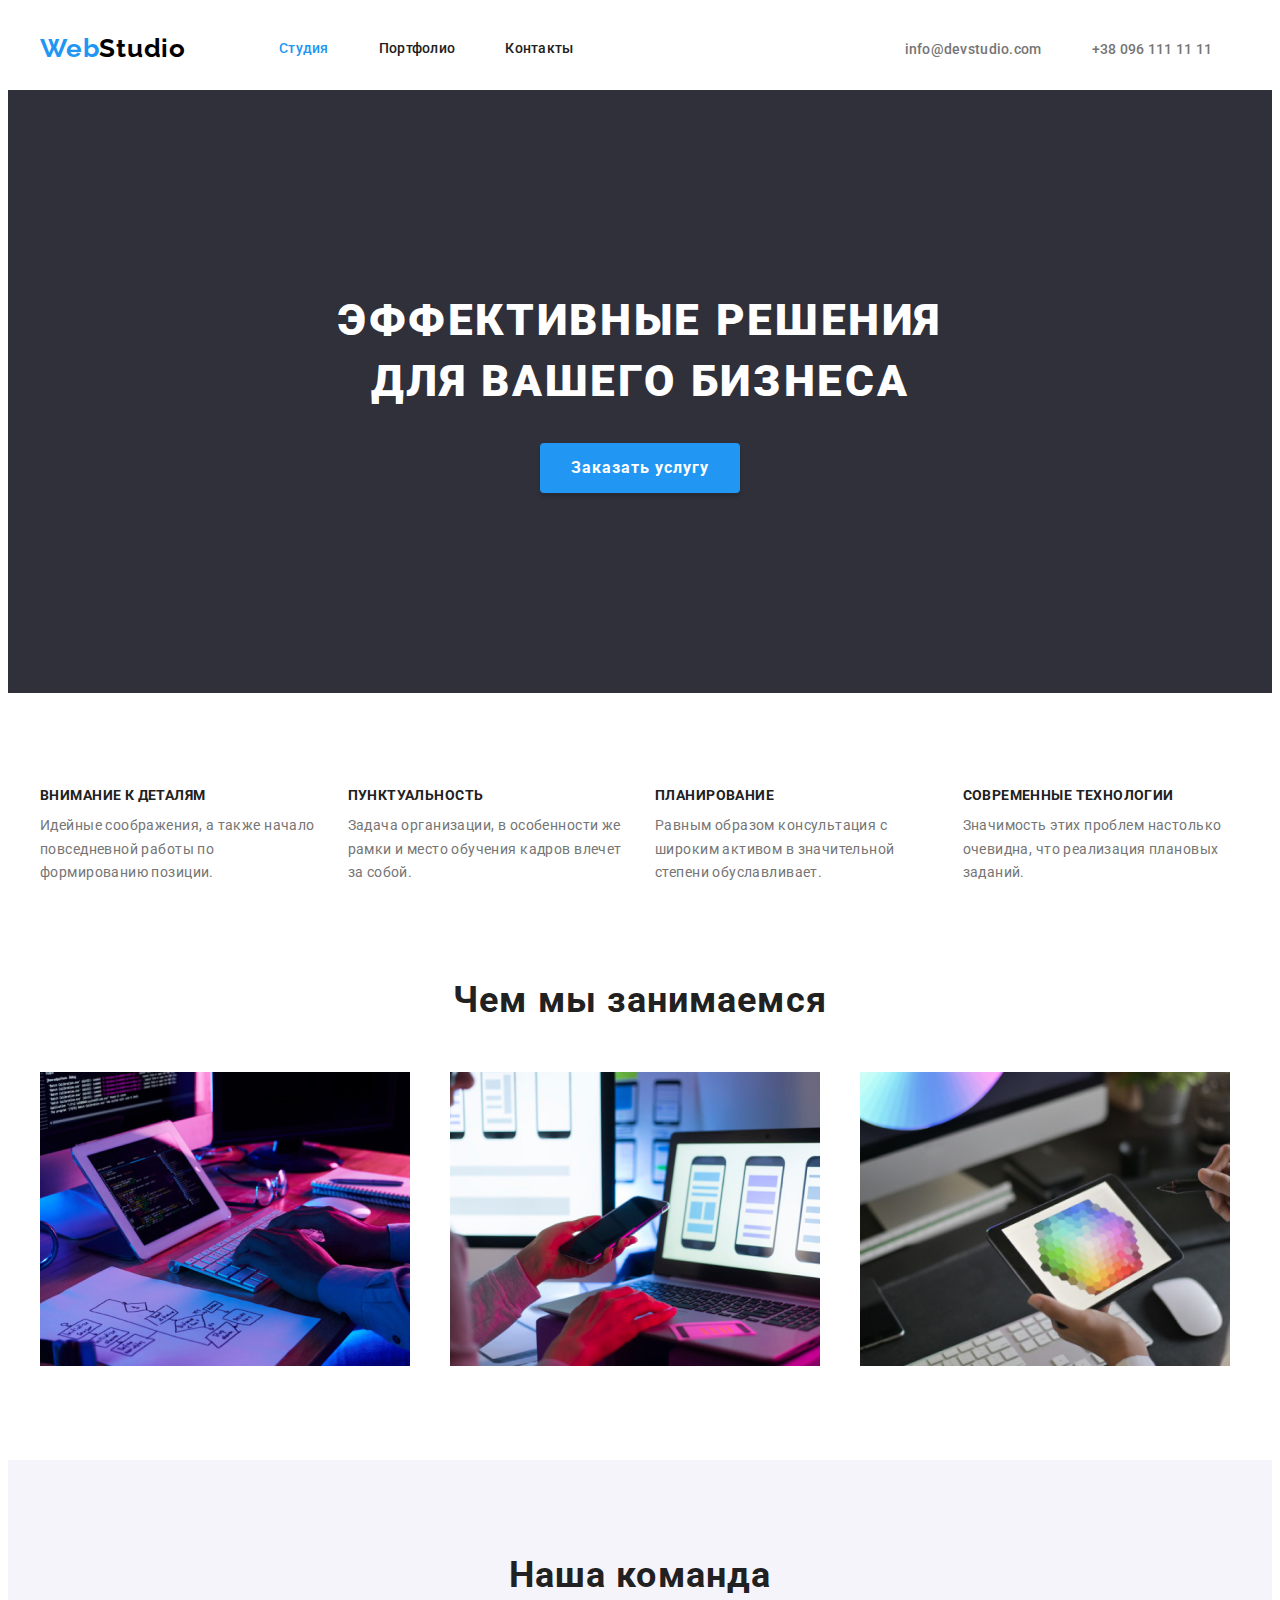
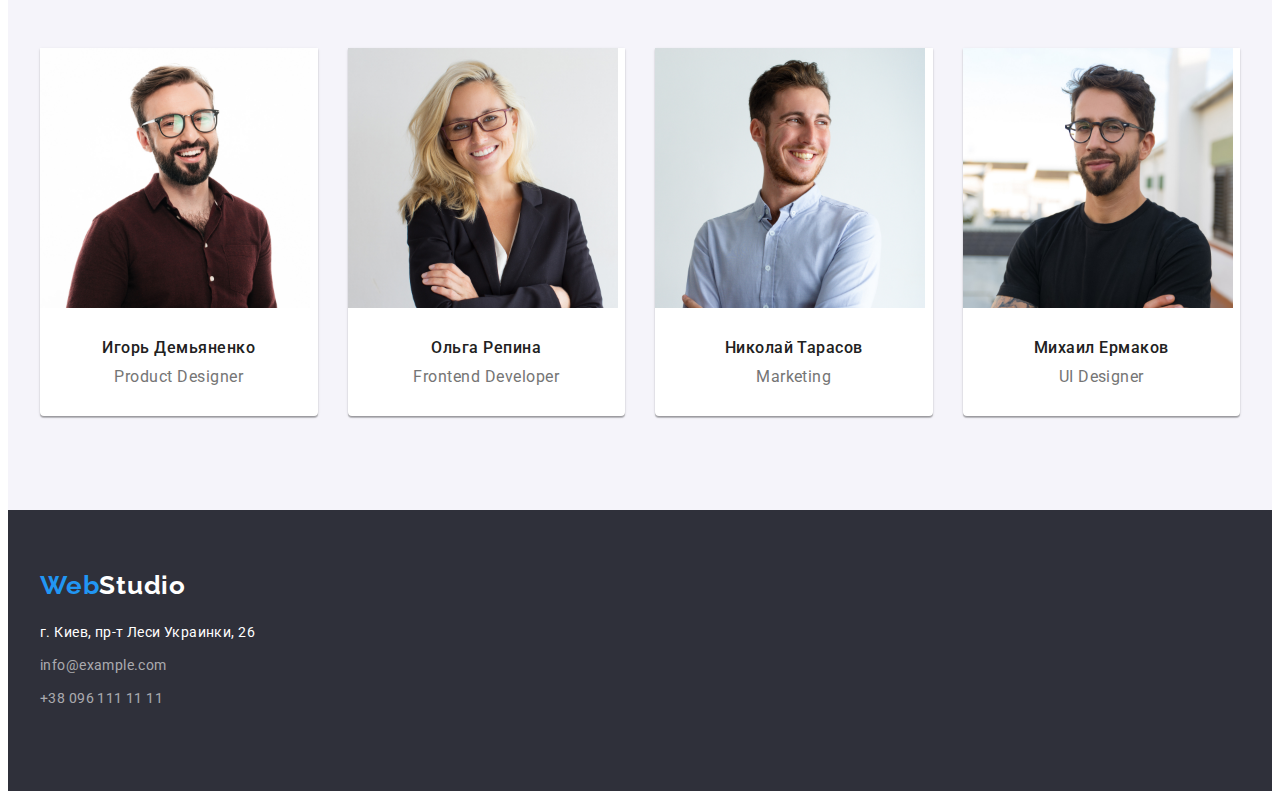
<file: index.html>
<!DOCTYPE html>
<html lang="ru">
  <head>
    <meta charset="UTF-8" />
    <meta http-equiv="X-UA-Compatible" content="IE=edge" />
    <meta name="viewport" content="width=device-width, initial-scale=1.0" />
    <title>WebStudio</title>

    <link rel="preconnect" href="https://fonts.googleapis.com" />
    <link rel="preconnect" href="https://fonts.gstatic.com" crossorigin />
    <link
      href="https://fonts.googleapis.com/css2?family=Montserrat:ital,wght@0,700;1,300&family=Raleway:wght@700&family=Roboto:wght@400;500;700;900&display=swap"
      rel="stylesheet"
    />
    <link
      rel="stylesheet"
      href="https://cdnjs.cloudflare.com/ajax/libs/modern-normalize/1.1.0/modern-normalize.min.css"
      integrity="sha512-wpPYUAdjBVSE4KJnH1VR1HeZfpl1ub8YT/NKx4PuQ5NmX2tKuGu6U/JRp5y+Y8XG2tV+wKQpNHVUX03MfMFn9Q=="
      crossorigin="anonymous"
      referrerpolicy="no-referrer"
    />
    <link rel="stylesheet" href="./css/styles.css" />
  </head>

  <body class="body">
    <header class="header">
      <div class="conteiner header-conteiner">
        <a class="logo" href=""><span class="logo-span">Web</span>Studio</a>
        <nav class="header-nav">
          <ul class="header-link">
            <li>
              <a href="./index.html" class="header-link-nav header-link-stydio"
                >Студия</a
              >
            </li>
            <li>
              <a href="./portfolio.html" class="header-link-nav">Портфолио</a>
            </li>
            <li>
              <a href="" class="header-link-nav">Контакты</a>
            </li>
          </ul>
        </nav>
        <ul class="header-contacts">
          <li>
            <a href="mailto:info@devstudio.com" class="header-contacts-link"
              >info@devstudio.com</a
            >
          </li>
          <li>
            <a href="tel:+380961111111" class="header-contacts-link"
              >+38 096 111 11 11</a
            >
          </li>
        </ul>
      </div>
    </header>

    <main class="main">
      <section class="hero section">
        <div class="conteiner">
          <h1 class="hero-title">Эффективные решения для вашего бизнеса</h1>
          <button class="hero-btn hero-item" type="button">
            Заказать услугу
          </button>
        </div>
      </section>

      <section class="section features">
        <div class="conteiner">
          <h2 class="visually-hidden">Особености</h2>

          <ul class="list card-set">
            <li class="list-item">
              <h3 class="item-heading">Внимание к деталям</h3>
              <p class="i-head-text">
                Идейные соображения, а также начало повседневной работы по
                формированию позиции.
              </p>
            </li>
            <li class="list-item">
              <h3 class="item-heading">Пунктуальность</h3>
              <p class="i-head-text">
                Задача организации, в особенности же рамки и место обучения
                кадров влечет за собой.
              </p>
            </li>
            <li class="list-item">
              <h3 class="item-heading">Планирование</h3>
              <p class="i-head-text">
                Равным образом консультация с широким активом в значительной
                степени обуславливает.
              </p>
            </li>
            <li class="list-item">
              <h3 class="item-heading">Современные технологии</h3>
              <p class="i-head-text">
                Значимость этих проблем настолько очевидна, что реализация
                плановых заданий.
              </p>
            </li>
          </ul>
        </div>
      </section>

      <section class="section">
        <div class="conteiner">
          <h2 class="subtitle">Чем мы занимаемся</h2>
          <ul class="some-pics card-set">
            <li class="pics-item">
              <img
                class="pics-box"
                src="images/box1.jpg"
                alt="оцениваем продукт"
                width="370"
                height="294"
              />
            </li>
            <li class="pics-item">
              <img
                class="pics-box"
                src="images/box2.jpg"
                alt="выбор дизайна"
                width="370"
                height="294"
              />
            </li>
            <li class="pics-item">
              <img
                class="pics-box"
                src="images/box3.jpg"
                alt="выбор цвета"
                width="370"
                height="294"
              />
            </li>
          </ul>
        </div>
      </section>

      <section class="work-section section">
        <div class="conteiner">
          <h2 class="subtitle">Наша команда</h2>
          <ul class="work-list card-set">
            <li class="about-people">
              <img
                class="people-img"
                src="images/people/img(3).jpg"
                alt="Человек"
                width="270"
                height="260"
              />
              <h3 class="people">Игорь Демьяненко</h3>
              <p class="work" lang="en">Product Designer</p>
            </li>
            <li class="about-people">
              <img
                class="people-img"
                src="images/people/img(4).jpg"
                alt="Человек"
                width="270"
                height="260"
              />
              <h3 class="people">Ольга Репина</h3>
              <p class="work" lang="en">Frontend Developer</p>
            </li>
            <li class="about-people">
              <img
                class="people-img"
                src="images/people/img(5).jpg"
                alt="Человек"
                width="270"
                height="260"
              />
              <h3 class="people">Николай Тарасов</h3>
              <p class="work" lang="en">Marketing</p>
            </li>
            <li class="about-people">
              <img
                class="people-img"
                src="images/people/img(6).jpg"
                alt="Человек"
                width="270"
                height="260"
              />
              <h3 class="people">Михаил Ермаков</h3>
              <p class="work" lang="en">UI Designer</p>
            </li>
          </ul>
        </div>
      </section>
    </main>
    <footer class="footer">
      <div class="conteiner">
        <a class="logo-footer" href=""
          ><span class="logo-span">Web</span>Studio</a
        >
        <address class="address">
          <ul class="address-list">
            <li class="residence-address">г. Киев, пр-т Леси Украинки, 26</li>
            <li class="not-last-child">
              <a class="address-mail-tel" href="mailto:info@example.com"
                >info@example.com</a
              >
            </li>
            <li class="not-last-child">
              <a class="address-mail-tel" href="tel:+380961111111"
                >+38 096 111 11 11</a
              >
            </li>
          </ul>
        </address>
      </div>
    </footer>
  </body>
</html>
</file>
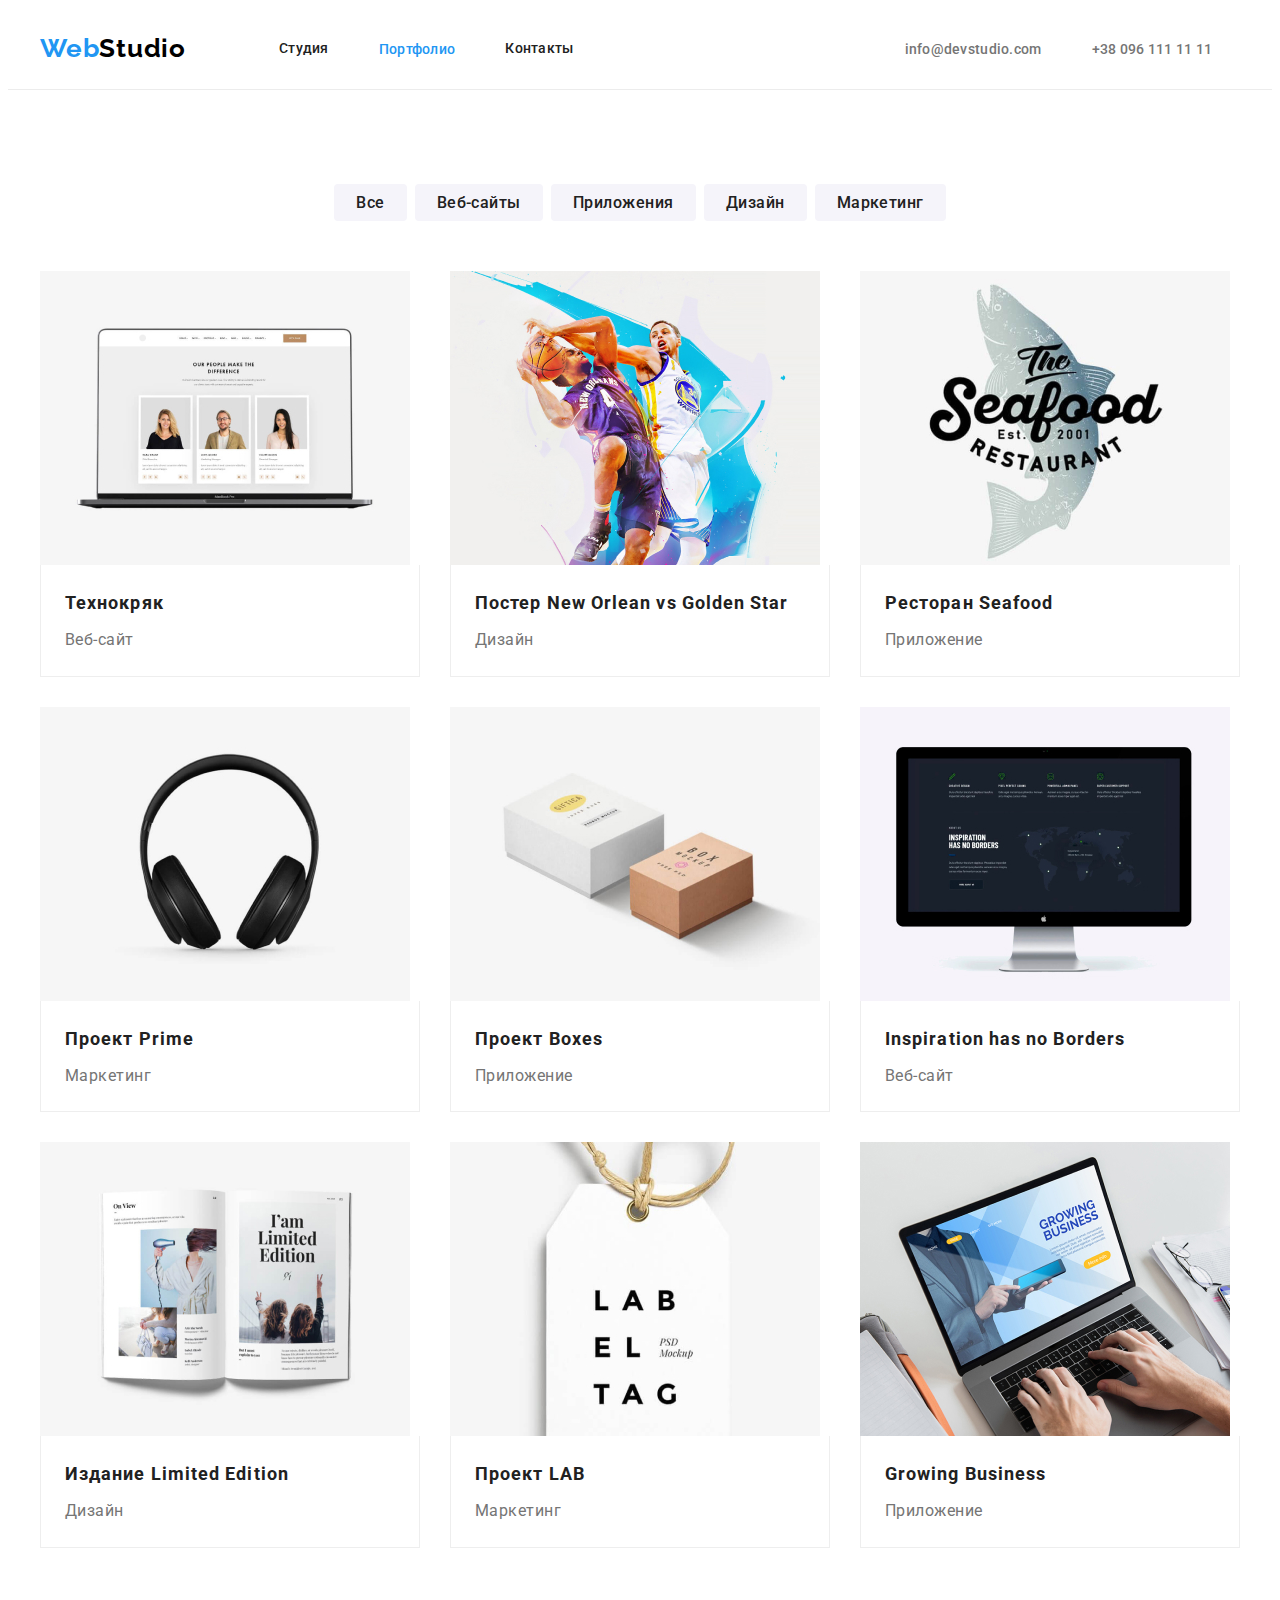
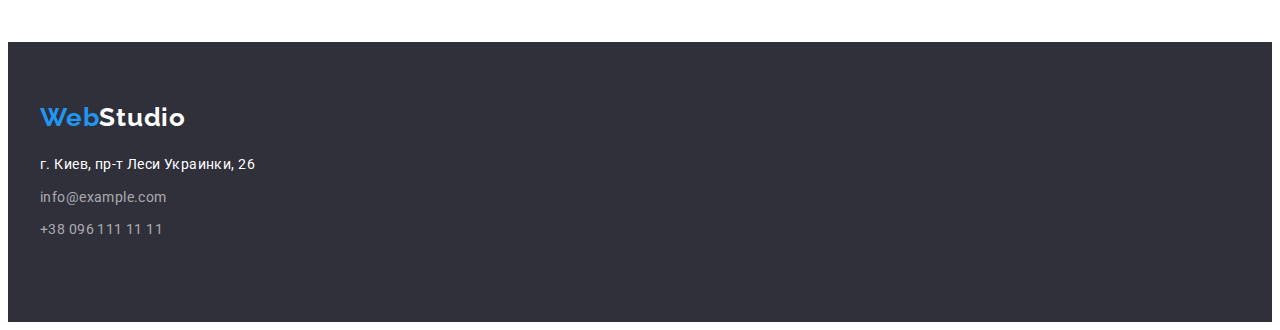
<file: portfolio.html>
<!DOCTYPE html>
<html lang="en">
  <head>
    <meta charset="UTF-8" />
    <meta http-equiv="X-UA-Compatible" content="IE=edge" />
    <meta name="viewport" content="width=device-width, initial-scale=1.0" />
    <title>WebStudio</title>

    <link rel="preconnect" href="https://fonts.googleapis.com" />
    <link rel="preconnect" href="https://fonts.gstatic.com" crossorigin />
    <link
      href="https://fonts.googleapis.com/css2?family=Montserrat:ital,wght@0,700;1,300&family=Raleway:wght@700&family=Roboto:wght@400;500;700;900&display=swap"
      rel="stylesheet"
    />
    <link
      rel="stylesheet"
      href="https://cdnjs.cloudflare.com/ajax/libs/modern-normalize/1.1.0/modern-normalize.min.css"
      integrity="sha512-wpPYUAdjBVSE4KJnH1VR1HeZfpl1ub8YT/NKx4PuQ5NmX2tKuGu6U/JRp5y+Y8XG2tV+wKQpNHVUX03MfMFn9Q=="
      crossorigin="anonymous"
      referrerpolicy="no-referrer"
    />
    <link rel="stylesheet" href="./css/styles.css" />
  </head>
  <body class="body">
    <header class="header-nd">
      <div class="conteiner header-conteiner">
        <a class="logo" href=""><span class="logo-span">Web</span>Studio</a>
        <nav class="header-nav">
          <ul class="header-link">
            <li>
              <a href="./index.html" class="header-link-nav">Студия</a>
            </li>
            <li>
              <a href="" class="header-link-portfolio">Портфолио</a>
            </li>
            <li>
              <a href="" class="header-link-nav">Контакты</a>
            </li>
          </ul>
        </nav>
        <ul class="header-contacts">
          <li>
            <a href="mailto:info@devstudio.com" class="header-contacts-link"
              >info@devstudio.com</a
            >
          </li>
          <li>
            <a href="tel:+380961111111" class="header-contacts-link"
              >+38 096 111 11 11</a
            >
          </li>
        </ul>
      </div>
    </header>

    <main class="main">
      <section class="section-portfolio section">
        <div class="conteiner">
          <h1 class="visually-hidden">Портфолио</h1>
          <ul class="btn-portfolio-link">
            <li>
              <button class="portfolio-btn" type="button">Все</button>
            </li>
            <li>
              <button class="portfolio-btn" type="button">Веб-сайты</button>
            </li>
            <li>
              <button class="portfolio-btn" type="button">Приложения</button>
            </li>
            <li>
              <button class="portfolio-btn" type="button">Дизайн</button>
            </li>
            <li>
              <button class="portfolio-btn" type="button">Маркетинг</button>
            </li>
          </ul>

          <ul class="portfolio-link">
            <li class="portfolio-item">
              <img
                class="portfolio-img"
                src="images/project/img.jpg"
                alt="Веб-сайт: Технокряк"
                width="370"
                height="294"
              />
              <div class="portfolio-wrap">
                <h2 class="list-name">Технокряк</h2>
                <p class="list-project">Веб-сайт</p>
              </div>
            </li>
            <li class="portfolio-item">
              <img
                class="portfolio-img"
                src="images/project/img-1.jpg"
                alt="Постер New Orlean vs Golden Star"
                width="370"
                height="294"
              />
              <div class="portfolio-wrap">
                <h2 class="list-name">
                  Постер<span lang="en"> New Orlean vs Golden Star</span>
                </h2>
                <p class="list-project">Дизайн</p>
              </div>
            </li>
            <li class="portfolio-item">
              <img
                class="portfolio-img"
                src="images/project/img-2.jpg"
                alt="Приложение: Ресторан Seafood"
                width="370"
                height="294"
              />
              <div class="portfolio-wrap">
                <h2 class="list-name">
                  Ресторан <span lang="en">Seafood</span>
                </h2>
                <p class="list-project">Приложение</p>
              </div>
            </li>
            <li class="portfolio-item">
              <img
                class="portfolio-img"
                src="images/project/img-3.jpg"
                alt="Проект Prime (маркетинг)"
                width="370"
                height="294"
              />
              <div class="portfolio-wrap">
                <h2 class="list-name">Проект <span lang="en">Prime</span></h2>
                <p class="list-project">Маркетинг</p>
              </div>
            </li>
            <li class="portfolio-item">
              <img
                class="portfolio-img"
                src="images/project/img-4.jpg"
                alt="Приложение: Boxes"
                width="370"
                height="294"
              />
              <div class="portfolio-wrap">
                <h2 class="list-name">Проект <span lang="en"> Boxes</span></h2>
                <p class="list-project">Приложение</p>
              </div>
            </li>
            <li class="portfolio-item">
              <img
                class="portfolio-img"
                src="images/project/img-5.jpg"
                alt="Веб-сайт: Inspiration has no Borders"
                width="370"
                height="294"
              />
              <div class="portfolio-wrap">
                <h2 class="list-name" lang="en">Inspiration has no Borders</h2>
                <p class="list-project">Веб-сайт</p>
              </div>
            </li>
            <li class="portfolio-item">
              <img
                class="portfolio-img"
                src="images/project/img-6.jpg"
                alt="Дизайн: Издание Limited Edition"
                width="370"
                height="294"
              />
              <div class="portfolio-wrap">
                <h2 class="list-name">
                  Издание <span lang="en">Limited Edition</span>
                </h2>
                <p class="list-project">Дизайн</p>
              </div>
            </li>
            <li class="portfolio-item">
              <img
                class="portfolio-img"
                src="images/project/img-7.jpg"
                alt="Маркетинг: проект LAB"
                width="370"
                height="294"
              />
              <div class="portfolio-wrap">
                <h2 class="list-name">Проект <span lang="en">LAB</span></h2>
                <p class="list-project">Маркетинг</p>
              </div>
            </li>
            <li class="portfolio-item">
              <img
                class="portfolio-img"
                src="images/project/img-8.jpg"
                alt="Приложение: Growing Business"
                width="370"
                height="294"
              />
              <div class="portfolio-wrap">
                <h2 class="list-name" lang="en">Growing Business</h2>
                <p class="list-project">Приложение</p>
              </div>
            </li>
          </ul>
        </div>
      </section>
    </main>

    <footer class="footer">
      <div class="conteiner">
        <a class="logo-footer" href=""
          ><span class="logo-span">Web</span>Studio</a
        >
        <address class="address">
          <ul class="address-list">
            <li class="residence-address">г. Киев, пр-т Леси Украинки, 26</li>
            <li class="not-last-child">
              <a class="address-mail-tel" href="mailto:info@example.com"
                >info@example.com</a
              >
            </li>
            <li class="not-last-child">
              <a class="address-mail-tel" href="tel:+380961111111"
                >+38 096 111 11 11</a
              >
            </li>
          </ul>
        </address>
      </div>
    </footer>
  </body>
</html>
</file>
<file: css/styles.css>
:root {
  --items: 4;
  --indent: 30px;
}

.body {
  font-family: "Roboto", sans-serif;
}

h1,
h2,
h3,
h4,
h5,
h6,
p {
  margin: 0;
}

ul {
  list-style-type: none;
  margin: 0;
  padding: 0;
}

a {
  text-decoration: none;
  color: currentColor;
}

.section {
  padding-top: 94px;
  padding-bottom: 94px;
}

.header {
  border-bottom: 1px solid #ffffff;
}

.header-nd {
  border-bottom: 1px solid #ececec;
}

.conteiner {
  width: 1200px;
  padding-left: 15px;
  padding-right: 15px;
  margin: 0 auto;
}

.header-conteiner {
  display: flex;
  align-items: center;
}

.header-nav {
  display: flex;
  align-items: center;
  margin-right: 331px;
}

/* Логотип */
.logo {
  font-family: "Raleway", sans-serif;
  text-decoration: none;
  font-weight: 700;
  font-size: 26px;
  line-height: 1.2;
  letter-spacing: 0.03em;
  color: #000000;
  margin-right: 93px;
}

.logo-span {
  font-family: "Raleway", sans-serif;
  font-weight: 700;
  font-size: 26px;
  line-height: 1.2;
  letter-spacing: 0.03em;
  color: #2196f3;
}

/* Хедер-навигация */
.header-link {
  list-style-type: none;
  display: flex;
  align-items: center;
  gap: 50px;
}

.header-link-nav {
  display: block;
  font-weight: 500;
  font-size: 14px;
  line-height: 1.2;
  letter-spacing: 0.02em;
  color: #212121;
  text-decoration: none;
  padding: 32px 0;
}

.header-link-nav:focus {
  color: #2196f3;
}

.header-link-nav:hover {
  color: #2196f3;
}

.header-link-stydio {
  font-weight: 500;
  font-size: 14px;
  line-height: 1.2;
  letter-spacing: 0.02em;
  color: #2196f3;
  text-decoration: none;
}

.header-link-stydio:focus {
  color: #2196f3;
}

.header-link-stydio:hover {
  color: #2196f3;
}

.header-link-portfolio {
  font-weight: 500;
  font-size: 14px;
  line-height: 1.2;
  letter-spacing: 0.02em;
  color: #2196f3;
  text-decoration: none;
}

.header-link-portfolio:focus {
  color: #2196f3;
}

.header-link-portfolio:hover {
  color: #2196f3;
}

/* Хедер-контакты  */
.header-contacts {
  list-style-type: none;
  display: flex;
  align-items: center;
  gap: 50px;
}

.header-contacts-link {
  font-weight: 500;
  font-size: 14px;
  line-height: 1.2;
  letter-spacing: 0.02em;
  color: #757575;
  text-decoration: none;
}

.header-contacts-link:focus {
  color: #2196f3;
}

.header-contacts-link:hover {
  color: #2196f3;
}

/* секция герой */

.hero {
  background-color: #2f303a;
  padding: 200px 0;
}

.hero-title {
  width: 696px;

  font-weight: 900;
  font-size: 44px;
  line-height: 1.4;
  letter-spacing: 0.06em;
  text-transform: uppercase;
  text-align: center;
  color: #ffffff;
  margin-bottom: 30px;
  margin-right: auto;
  margin-left: auto;
}

.hero-btn {
  display: block;

  font-family: inherit;
  font-weight: 700;
  font-size: 16px;
  line-height: 1.8;
  letter-spacing: 0.06em;
  color: #ffffff;

  min-width: 200px;
  min-height: 50px;
  background-color: #2196f3;
  box-shadow: 0px 4px 4px rgba(0, 0, 0, 0.15);
  border: #2196f3;
  border-radius: 4px;
  cursor: pointer;

  margin-right: auto;
  margin-left: auto;
}

/* Особености */

.section.features {
  padding-bottom: 0;
}

.card-set {
  display: flex;
  gap: var(--indent);
}

.list-item {
  flex-basis: calc((100% - var(--indent) * (var(--items) - 1)) / var(--items));
}

.item-heading {
  margin-bottom: 10px;

  font-weight: 700;
  font-size: 14px;
  line-height: 1.2;
  letter-spacing: 0.03em;
  text-transform: uppercase;
  color: #212121;
}

.i-head-text {
  font-size: 14px;
  line-height: 1.7;
  letter-spacing: 0.03em;
  color: #757575;
}

/* наші роботи */
.subtitle {
  font-weight: 700;
  font-size: 36px;
  line-height: 1.2;
  letter-spacing: 0.03em;
  text-align: center;
  color: #212121;
  margin-bottom: 50px;
}

.some-pics {
  --items: 3;
  --indent: 30px;
}

.pics-item {
  display: flex;
  gap: 30px;
  flex-basis: calc((100% - var(--indent) * (var(--items) - 1)) / var(--items));
}

.pics-box {
  display: block;
}

/* Наша комонда */

.work-section {
  background-color: #f5f4fa;
}

.about-people-item {
  display: flex;
  gap: 30px;
}

.work-list {
  --item: 4;
}

.about-people {
  flex-basis: calc((100% - var(--indent) * (var(--item) - 1)) / var(--item));
  background: #ffffff;
  box-shadow: 0px 1px 3px rgba(0, 0, 0, 0.12), 0px 1px 1px rgba(0, 0, 0, 0.14),
    0px 2px 1px rgba(0, 0, 0, 0.2);
  border-radius: 0px 0px 4px 4px;
  padding-bottom: 30px;
}

.people-img {
  display: block;
  margin-bottom: 30px;
}

.our-team {
  font-weight: 700;
  font-size: 36px;
  line-height: 1.2;

  letter-spacing: 0.03em;
  color: #212121;
}

.people {
  font-weight: 500;
  font-size: 16px;
  line-height: 1.2;
  letter-spacing: 0.03em;
  color: #212121;
  text-align: center;
  margin-bottom: 10px;
}

.work {
  font-size: 16px;
  line-height: 1.2;
  letter-spacing: 0.03em;
  color: #757575;
  text-align: center;
}

/* Портфолио */

.btn-portfolio-link {
  display: flex;
  justify-content: center;

  gap: 8px;
  margin-bottom: 50px;
}

.portfolio-btn {
  padding: 6px 22px;
  font-family: inherit;
  font-weight: 500;
  font-size: 16px;
  line-height: 1.6;
  letter-spacing: 0.03em;
  color: #212121;

  background-color: #f5f4fa;
  border-radius: 4px;
  cursor: pointer;

  border: #f5f4fa;
}

.portfolio-btn:focus {
  font-weight: 500;
  font-size: 16px;
  line-height: 1.6;
  letter-spacing: 0.03em;
  color: #ffffff;
  background-color: #2196f3;
}

.portfolio-btn:hover {
  font-weight: 500;
  font-size: 16px;
  line-height: 1.6;
  letter-spacing: 0.03em;
  color: #ffffff;
  background-color: #2196f3;
}

.portfolio-img {
  display: block;
}

.portfolio-link {
  display: flex;
  gap: 30px;
  flex-wrap: wrap;

  --items: 3;
  --indent: 30px;
}

.portfolio-item {
  flex-basis: calc((100% - var(--indent) * (var(--items) - 1)) / var(--items));
}

.list-name {
  font-weight: 700;
  font-size: 18px;
  line-height: 2;
  letter-spacing: 0.06em;
  color: #212121;
  margin-bottom: 4px;
}

.list-project {
  font-size: 16px;
  line-height: 1.9;
  letter-spacing: 0.03em;
  color: #757575;
}

.portfolio-wrap {
  padding: 20px 24px;
  border: 1px solid #eeeeee;
  border-top: none;
}

/* footer */

.footer {
  padding: 60px 0;
  background-color: #2f303a;
}

.logo-footer {
  font-family: "Raleway", "Sans Serif";
  text-decoration: none;
  font-weight: 700;
  font-size: 26px;
  line-height: 1.2;
  letter-spacing: 0.03em;
  color: #ffffff;
}

.address {
  margin-top: 20px;
  font-style: normal;
}

.address-list {
  display: block;
  margin-bottom: 20px;
}

.residence-address {
  font-size: 14px;
  line-height: 1.7;
  letter-spacing: 0.03em;
  color: #ffffff;
  display: block;
  margin-bottom: 9px;
}

.address-mail-tel {
  font-size: 14px;
  line-height: 1.7;
  letter-spacing: 0.03em;
  color: rgba(255, 255, 255, 0.6);
  text-decoration: none;
  display: block;
}

.not-last-child:nth-child(2) {
  margin: 9px 0;
}

.visually-hidden {
  position: absolute;
  width: 1px;
  height: 1px;
  margin: -1px;
  border: 0;
  padding: 0;

  white-space: nowrap;
  clip-path: inset(100%);
  clip: rect(0 0 0 0);
  overflow: hidden;
}
</file>
